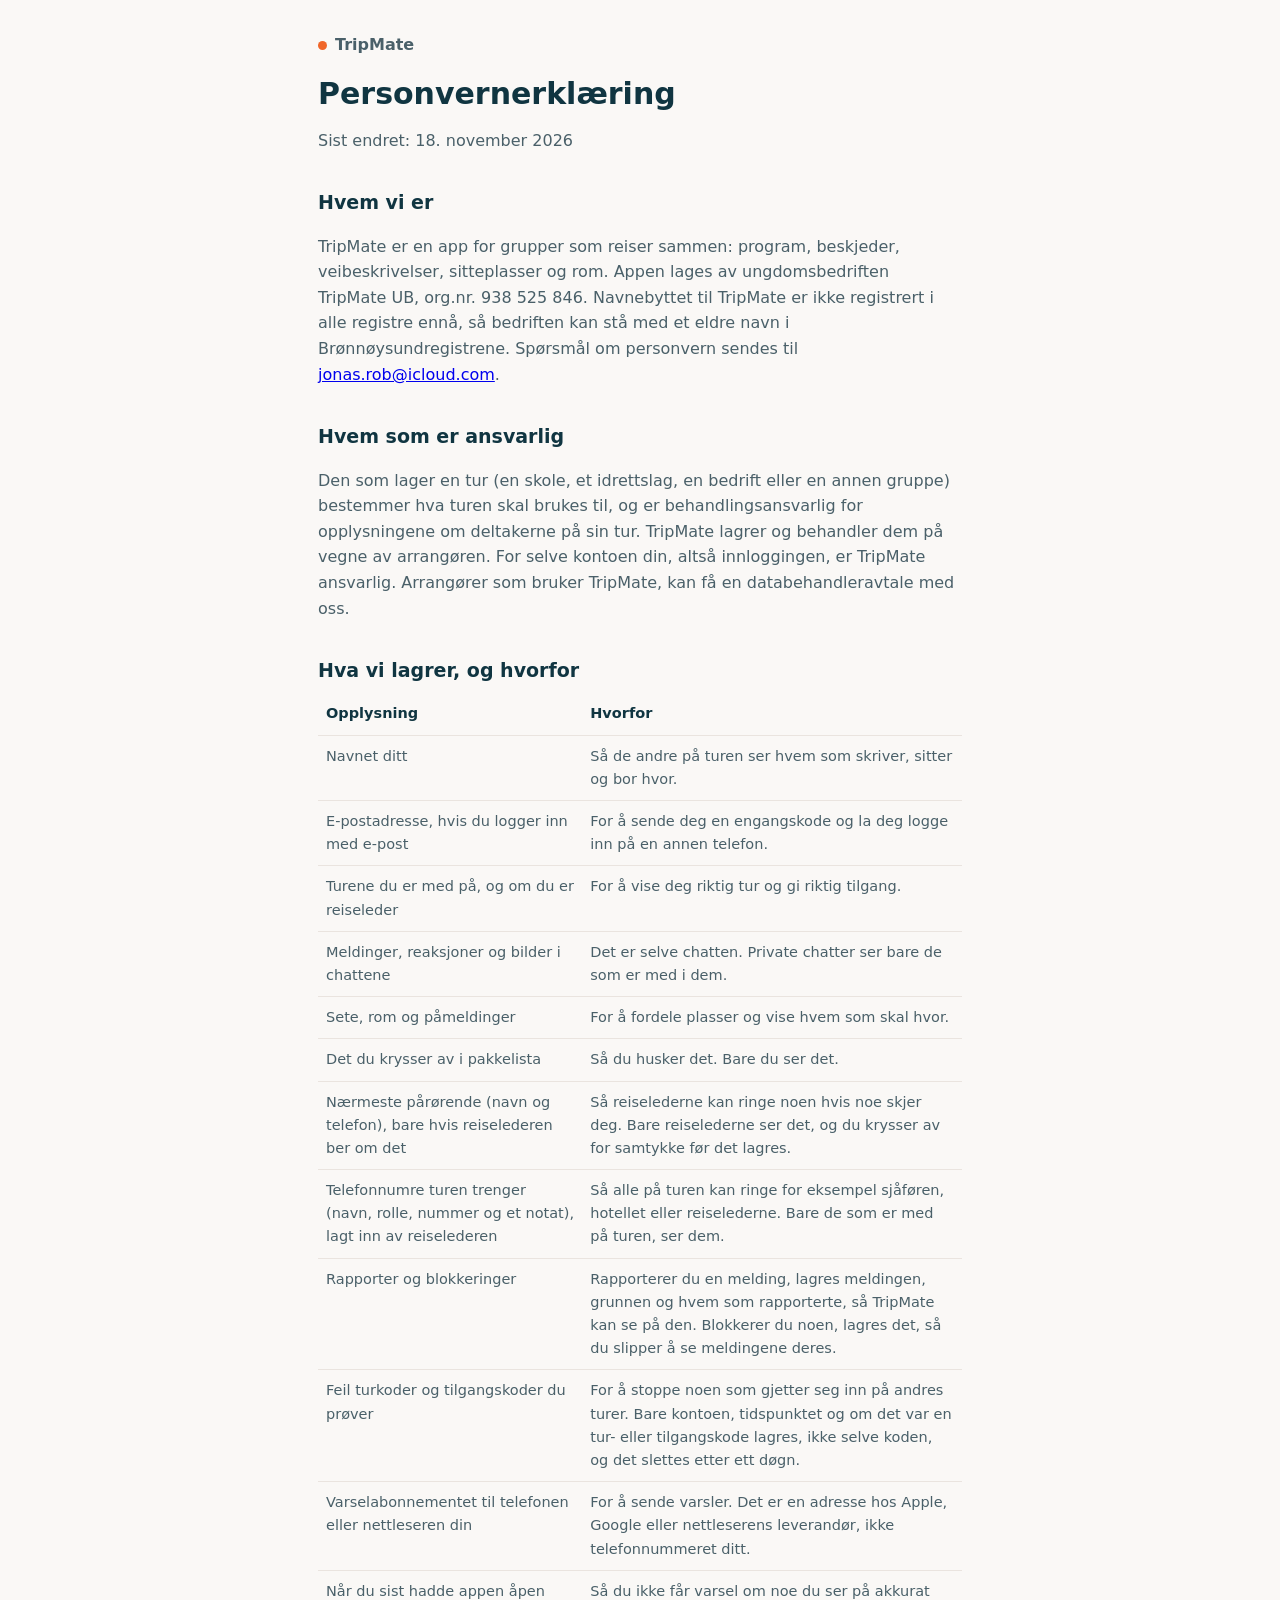
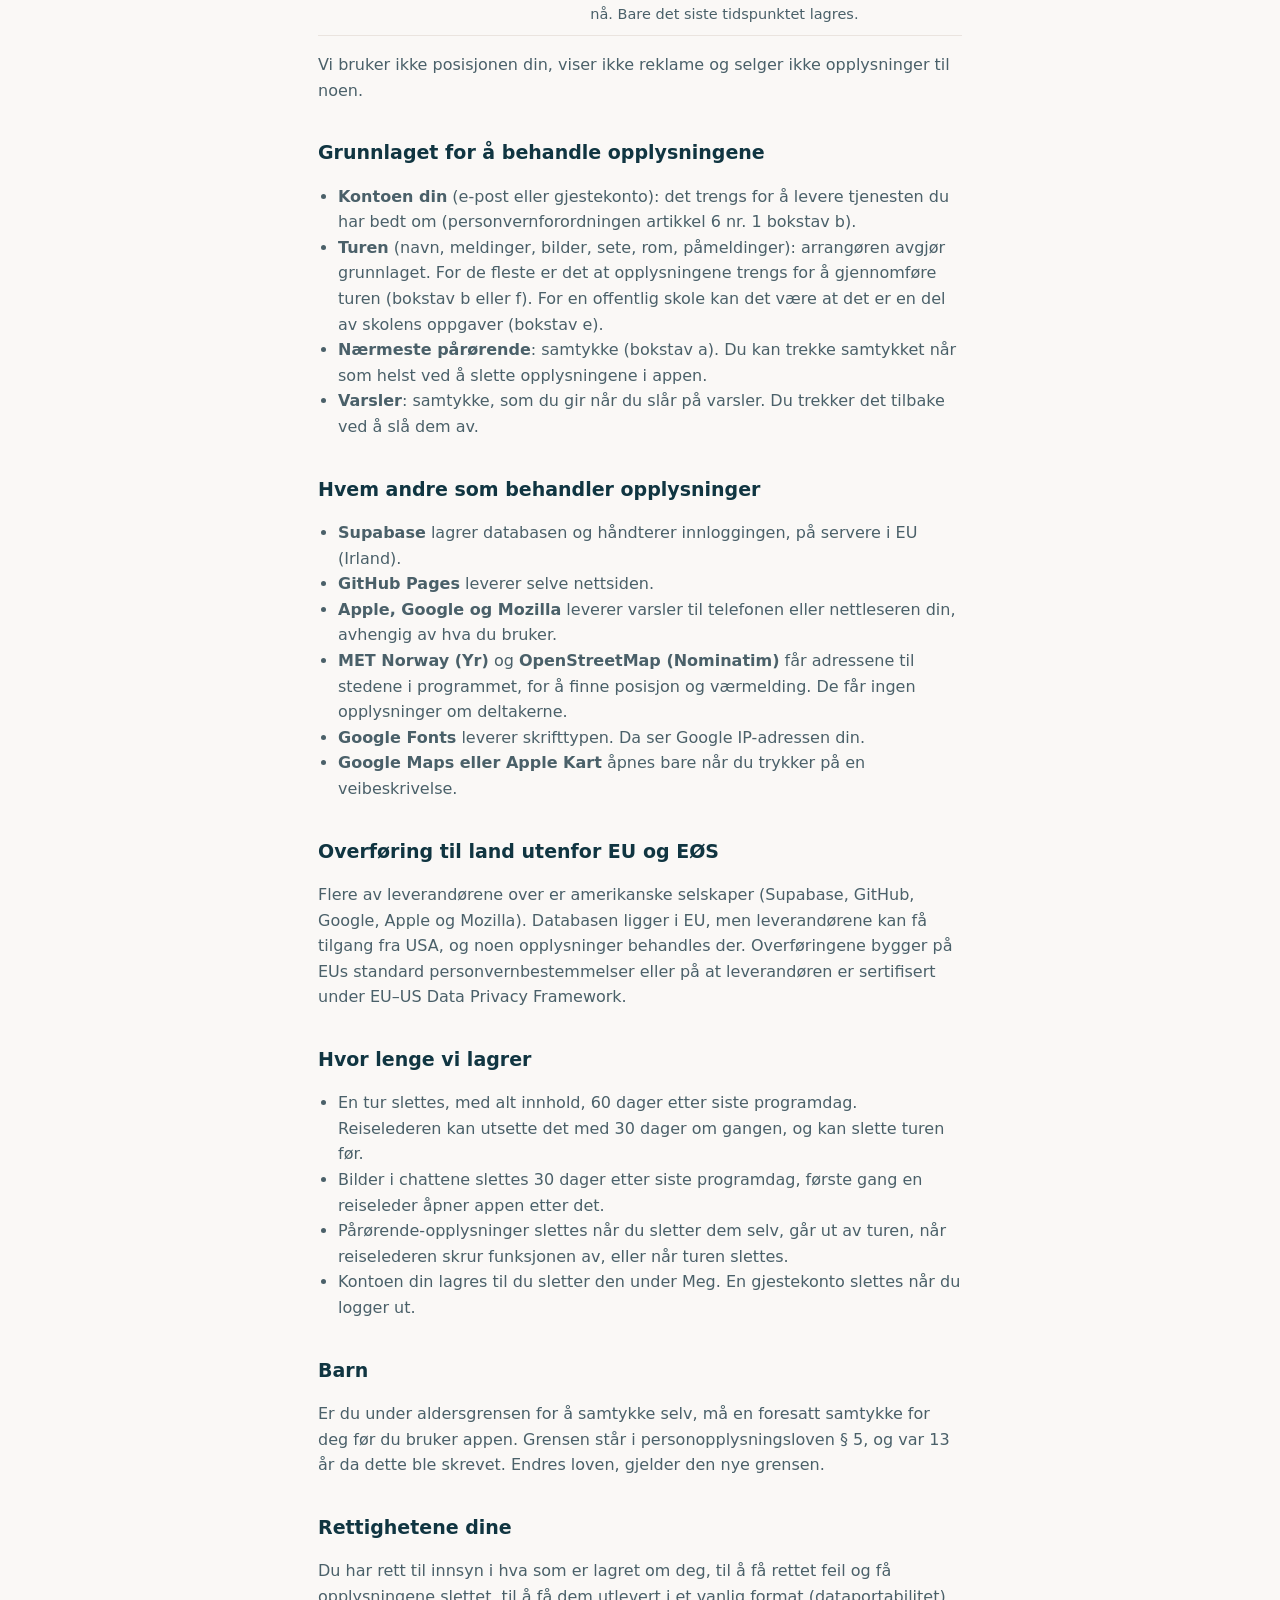
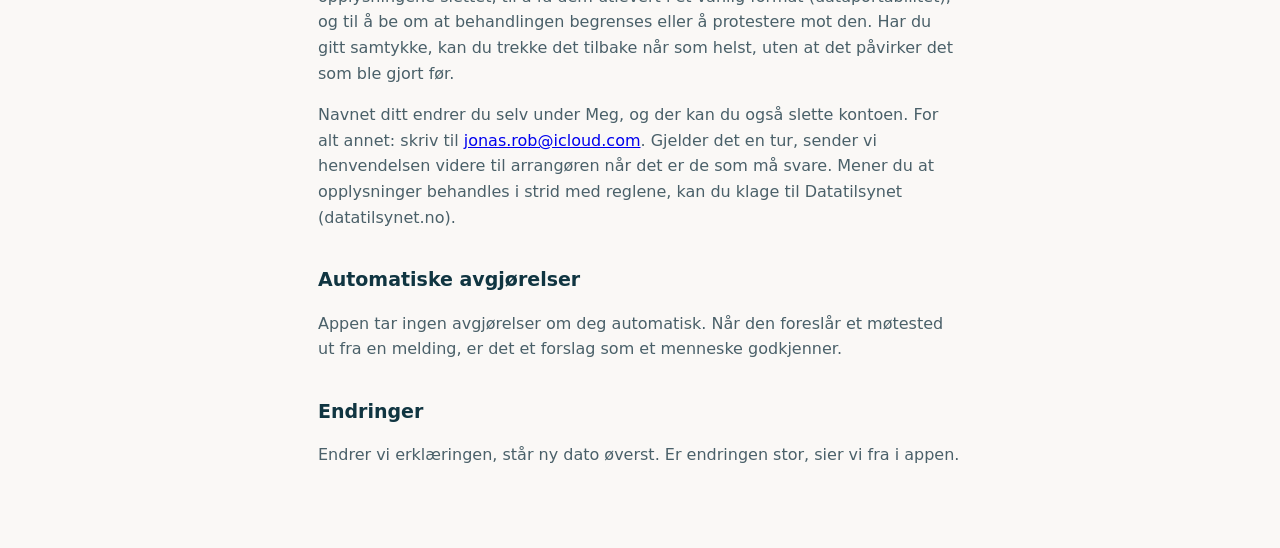
<file: personvern.html>
<!DOCTYPE html>
<html lang="nb">
<head>
<meta charset="utf-8">
<meta name="viewport" content="width=device-width, initial-scale=1">
<title>Personvern – TripMate</title>
<meta name="robots" content="noindex">
<style>
  :root { --ink:#103541; --ink-2:#4A6069; --ground:#FAF8F6; --line:#EAE4DF; --merke:#F06629; --amber:#7A5409; --amber-soft:#FBF1DC; }
  * { box-sizing: border-box; }
  body { margin: 0; background: var(--ground); color: var(--ink);
         font: 16px/1.6 "DM Sans", system-ui, -apple-system, "Segoe UI", sans-serif; }
  main { max-width: 680px; margin: 0 auto; padding: 32px 18px 64px; }
  h1 { font-size: 30px; line-height: 1.2; margin: 0 0 6px; }
  h2 { font-size: 19px; margin: 34px 0 8px; }
  p, li { color: var(--ink-2); }
  ul { padding-left: 20px; }
  .merke { display:inline-block; width:9px; height:9px; border-radius:50%; background:var(--merke); margin-right:8px; }
  .utkast { background: var(--amber-soft); color: var(--amber); border-radius: 12px; padding: 12px 14px; font-size: 14.5px; margin: 18px 0; }
  .fyll { background: #FFF1B8; color: var(--ink); padding: 0 4px; border-radius: 4px; font-weight: 600; }
  table { width: 100%; border-collapse: collapse; font-size: 14.5px; }
  th, td { text-align: left; vertical-align: top; padding: 9px 8px; border-bottom: 1px solid var(--line); }
  th { color: var(--ink); }
  td { color: var(--ink-2); }
  .tabell { overflow-x: auto; }
</style>
</head>
<body>
<main>
  <p style="margin:0 0 18px;font-weight:600"><span class="merke"></span>TripMate</p>
  <h1>Personvernerklæring</h1>
  <p>Sist endret: 18. november 2026</p>


  <h2>Hvem vi er</h2>
  <p>TripMate er en app for grupper som reiser sammen: program, beskjeder, veibeskrivelser,
    sitteplasser og rom. Appen lages av ungdomsbedriften TripMate UB,
    org.nr. 938 525 846. Navnebyttet til TripMate er ikke registrert i alle registre ennå, så bedriften kan
    stå med et eldre navn i Brønnøysundregistrene. Spørsmål om personvern sendes til
    <a href="mailto:jonas.rob@icloud.com">jonas.rob@icloud.com</a>.</p>

  <h2>Hvem som er ansvarlig</h2>
  <p>Den som lager en tur (en skole, et idrettslag, en bedrift eller en annen gruppe) bestemmer
    hva turen skal brukes til, og er behandlingsansvarlig for opplysningene om deltakerne på sin tur.
    TripMate lagrer og behandler dem på vegne av arrangøren. For selve kontoen din, altså
    innloggingen, er TripMate ansvarlig. Arrangører som bruker TripMate, kan få en databehandleravtale med oss.</p>

  <h2>Hva vi lagrer, og hvorfor</h2>
  <div class="tabell"><table>
    <tr><th>Opplysning</th><th>Hvorfor</th></tr>
    <tr><td>Navnet ditt</td><td>Så de andre på turen ser hvem som skriver, sitter og bor hvor.</td></tr>
    <tr><td>E-postadresse, hvis du logger inn med e-post</td><td>For å sende deg en engangskode og la deg logge inn på en annen telefon.</td></tr>
    <tr><td>Turene du er med på, og om du er reiseleder</td><td>For å vise deg riktig tur og gi riktig tilgang.</td></tr>
    <tr><td>Meldinger, reaksjoner og bilder i chattene</td><td>Det er selve chatten. Private chatter ser bare de som er med i dem.</td></tr>
    <tr><td>Sete, rom og påmeldinger</td><td>For å fordele plasser og vise hvem som skal hvor.</td></tr>
    <tr><td>Det du krysser av i pakkelista</td><td>Så du husker det. Bare du ser det.</td></tr>
    <tr><td>Nærmeste pårørende (navn og telefon), bare hvis reiselederen ber om det</td><td>Så reiselederne kan ringe noen hvis noe skjer deg. Bare reiselederne ser det, og du krysser av for samtykke før det lagres.</td></tr>
    <tr><td>Telefonnumre turen trenger (navn, rolle, nummer og et notat), lagt inn av reiselederen</td><td>Så alle på turen kan ringe for eksempel sjåføren, hotellet eller reiselederne. Bare de som er med på turen, ser dem.</td></tr>
    <tr><td>Rapporter og blokkeringer</td><td>Rapporterer du en melding, lagres meldingen, grunnen og hvem som rapporterte, så TripMate kan se på den. Blokkerer du noen, lagres det, så du slipper å se meldingene deres.</td></tr>
    <tr><td>Feil turkoder og tilgangskoder du prøver</td><td>For å stoppe noen som gjetter seg inn på andres turer. Bare kontoen, tidspunktet og om det var en tur- eller tilgangskode lagres, ikke selve koden, og det slettes etter ett døgn.</td></tr>
    <tr><td>Varselabonnementet til telefonen eller nettleseren din</td><td>For å sende varsler. Det er en adresse hos Apple, Google eller nettleserens leverandør, ikke telefonnummeret ditt.</td></tr>
    <tr><td>Når du sist hadde appen åpen</td><td>Så du ikke får varsel om noe du ser på akkurat nå. Bare det siste tidspunktet lagres.</td></tr>
  </table></div>
  <p>Vi bruker ikke posisjonen din, viser ikke reklame og selger ikke opplysninger til noen.</p>

  <h2>Grunnlaget for å behandle opplysningene</h2>
  <ul>
    <li><b>Kontoen din</b> (e-post eller gjestekonto): det trengs for å levere tjenesten du har bedt om
      (personvernforordningen artikkel 6 nr. 1 bokstav b).</li>
    <li><b>Turen</b> (navn, meldinger, bilder, sete, rom, påmeldinger): arrangøren avgjør grunnlaget. For de
      fleste er det at opplysningene trengs for å gjennomføre turen (bokstav b eller f). For en offentlig skole
      kan det være at det er en del av skolens oppgaver (bokstav e).</li>
    <li><b>Nærmeste pårørende</b>: samtykke (bokstav a). Du kan trekke samtykket når som helst ved å slette
      opplysningene i appen.</li>
    <li><b>Varsler</b>: samtykke, som du gir når du slår på varsler. Du trekker det tilbake ved å slå dem av.</li>
  </ul>

  <h2>Hvem andre som behandler opplysninger</h2>
  <ul>
    <li><b>Supabase</b> lagrer databasen og håndterer innloggingen, på servere i EU (Irland).</li>
    <li><b>GitHub Pages</b> leverer selve nettsiden.</li>
    <li><b>Apple, Google og Mozilla</b> leverer varsler til telefonen eller nettleseren din, avhengig av hva du bruker.</li>
    <li><b>MET Norway (Yr)</b> og <b>OpenStreetMap (Nominatim)</b> får adressene til stedene i programmet,
      for å finne posisjon og værmelding. De får ingen opplysninger om deltakerne.</li>
    <li><b>Google Fonts</b> leverer skrifttypen. Da ser Google IP-adressen din.</li>
    <li><b>Google Maps eller Apple Kart</b> åpnes bare når du trykker på en veibeskrivelse.</li>
  </ul>

  <h2>Overføring til land utenfor EU og EØS</h2>
  <p>Flere av leverandørene over er amerikanske selskaper (Supabase, GitHub, Google, Apple og Mozilla).
    Databasen ligger i EU, men leverandørene kan få tilgang fra USA, og noen opplysninger behandles der.
    Overføringene bygger på EUs standard personvernbestemmelser eller på at leverandøren er sertifisert under
    EU–US Data Privacy Framework.</p>

  <h2>Hvor lenge vi lagrer</h2>
  <ul>
    <li>En tur slettes, med alt innhold, 60 dager etter siste programdag. Reiselederen kan utsette det
      med 30 dager om gangen, og kan slette turen før.</li>
    <li>Bilder i chattene slettes 30 dager etter siste programdag, første gang en reiseleder åpner appen etter det.</li>
    <li>Pårørende-opplysninger slettes når du sletter dem selv, går ut av turen, når reiselederen skrur
      funksjonen av, eller når turen slettes.</li>
    <li>Kontoen din lagres til du sletter den under Meg. En gjestekonto slettes når du logger ut.</li>
  </ul>

  <h2>Barn</h2>
  <p>Er du under aldersgrensen for å samtykke selv, må en foresatt samtykke for deg før du bruker appen.
    Grensen står i personopplysningsloven § 5, og var 13 år da dette ble skrevet. Endres loven, gjelder den nye grensen.</p>

  <h2>Rettighetene dine</h2>
  <p>Du har rett til innsyn i hva som er lagret om deg, til å få rettet feil og få opplysningene slettet,
    til å få dem utlevert i et vanlig format (dataportabilitet), og til å be om at behandlingen begrenses
    eller å protestere mot den. Har du gitt samtykke, kan du trekke det tilbake når som helst, uten at det
    påvirker det som ble gjort før.</p>
  <p>Navnet ditt endrer du selv under Meg, og der kan du også slette kontoen. For alt annet: skriv til
    <a href="mailto:jonas.rob@icloud.com">jonas.rob@icloud.com</a>. Gjelder det en tur, sender vi henvendelsen videre til arrangøren
    når det er de som må svare. Mener du at opplysninger behandles i strid med reglene, kan du klage til
    Datatilsynet (datatilsynet.no).</p>

  <h2>Automatiske avgjørelser</h2>
  <p>Appen tar ingen avgjørelser om deg automatisk. Når den foreslår et møtested ut fra en melding,
    er det et forslag som et menneske godkjenner.</p>

  <h2>Endringer</h2>
  <p>Endrer vi erklæringen, står ny dato øverst. Er endringen stor, sier vi fra i appen.</p>
</main>
</body>
</html>
</file>
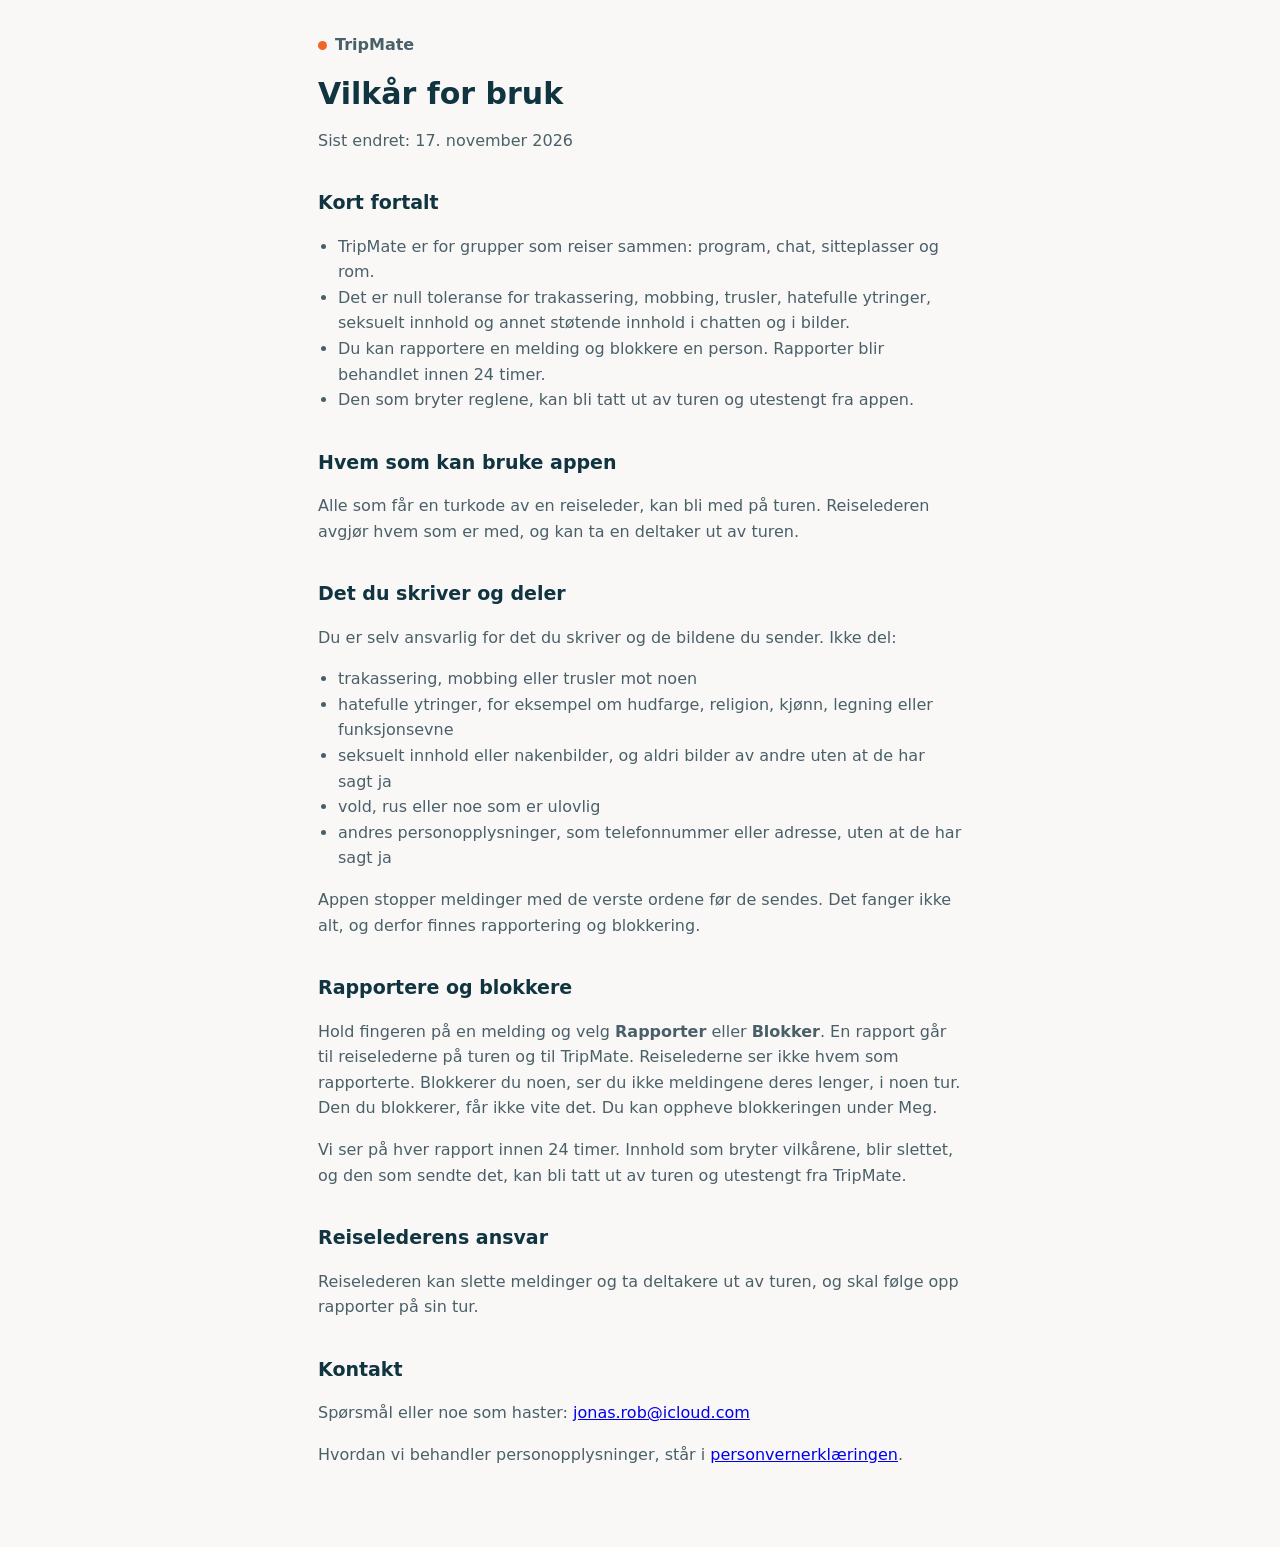
<file: vilkaar.html>
<!DOCTYPE html>
<html lang="nb">
<head>
<meta charset="utf-8">
<meta name="viewport" content="width=device-width, initial-scale=1">
<title>Vilkår – TripMate</title>
<meta name="robots" content="noindex">
<style>
  :root { --ink:#103541; --ink-2:#4A6069; --ground:#FAF8F6; --line:#EAE4DF; --merke:#F06629; --amber:#7A5409; --amber-soft:#FBF1DC; }
  * { box-sizing: border-box; }
  body { margin: 0; background: var(--ground); color: var(--ink);
         font: 16px/1.6 "DM Sans", system-ui, -apple-system, "Segoe UI", sans-serif; }
  main { max-width: 680px; margin: 0 auto; padding: 32px 18px 64px; }
  h1 { font-size: 30px; line-height: 1.2; margin: 0 0 6px; }
  h2 { font-size: 19px; margin: 34px 0 8px; }
  p, li { color: var(--ink-2); }
  ul { padding-left: 20px; }
  .merke { display:inline-block; width:9px; height:9px; border-radius:50%; background:var(--merke); margin-right:8px; }
  .utkast { background: var(--amber-soft); color: var(--amber); border-radius: 12px; padding: 12px 14px; font-size: 14.5px; margin: 18px 0; }
  .fyll { background: #FFF1B8; color: var(--ink); padding: 0 4px; border-radius: 4px; font-weight: 600; }
</style>
</head>
<body>
<main>
  <p style="margin:0 0 18px;font-weight:600"><span class="merke"></span>TripMate</p>
  <h1>Vilkår for bruk</h1>
  <p>Sist endret: 17. november 2026</p>


  <h2>Kort fortalt</h2>
  <ul>
    <li>TripMate er for grupper som reiser sammen: program, chat, sitteplasser og rom.</li>
    <li>Det er null toleranse for trakassering, mobbing, trusler, hatefulle ytringer,
      seksuelt innhold og annet støtende innhold i chatten og i bilder.</li>
    <li>Du kan rapportere en melding og blokkere en person. Rapporter blir behandlet innen 24 timer.</li>
    <li>Den som bryter reglene, kan bli tatt ut av turen og utestengt fra appen.</li>
  </ul>

  <h2>Hvem som kan bruke appen</h2>
  <p>Alle som får en turkode av en reiseleder, kan bli med på turen. Reiselederen avgjør hvem som
    er med, og kan ta en deltaker ut av turen.</p>

  <h2>Det du skriver og deler</h2>
  <p>Du er selv ansvarlig for det du skriver og de bildene du sender. Ikke del:</p>
  <ul>
    <li>trakassering, mobbing eller trusler mot noen</li>
    <li>hatefulle ytringer, for eksempel om hudfarge, religion, kjønn, legning eller funksjonsevne</li>
    <li>seksuelt innhold eller nakenbilder, og aldri bilder av andre uten at de har sagt ja</li>
    <li>vold, rus eller noe som er ulovlig</li>
    <li>andres personopplysninger, som telefonnummer eller adresse, uten at de har sagt ja</li>
  </ul>
  <p>Appen stopper meldinger med de verste ordene før de sendes. Det fanger ikke alt, og derfor
    finnes rapportering og blokkering.</p>

  <h2>Rapportere og blokkere</h2>
  <p>Hold fingeren på en melding og velg <b>Rapporter</b> eller <b>Blokker</b>. En rapport går til
    reiselederne på turen og til TripMate. Reiselederne ser ikke hvem som rapporterte. Blokkerer du
    noen, ser du ikke meldingene deres lenger, i noen tur. Den du blokkerer, får ikke vite det. Du kan
    oppheve blokkeringen under Meg.</p>
  <p>Vi ser på hver rapport innen 24 timer. Innhold som bryter vilkårene, blir slettet, og den som
    sendte det, kan bli tatt ut av turen og utestengt fra TripMate.</p>

  <h2>Reiselederens ansvar</h2>
  <p>Reiselederen kan slette meldinger og ta deltakere ut av turen, og skal følge opp rapporter på
    sin tur.</p>

  <h2>Kontakt</h2>
  <p>Spørsmål eller noe som haster: <a href="mailto:jonas.rob@icloud.com">jonas.rob@icloud.com</a></p>
  <p>Hvordan vi behandler personopplysninger, står i
    <a href="personvern.html">personvernerklæringen</a>.</p>
</main>
</body>
</html>
</file>
